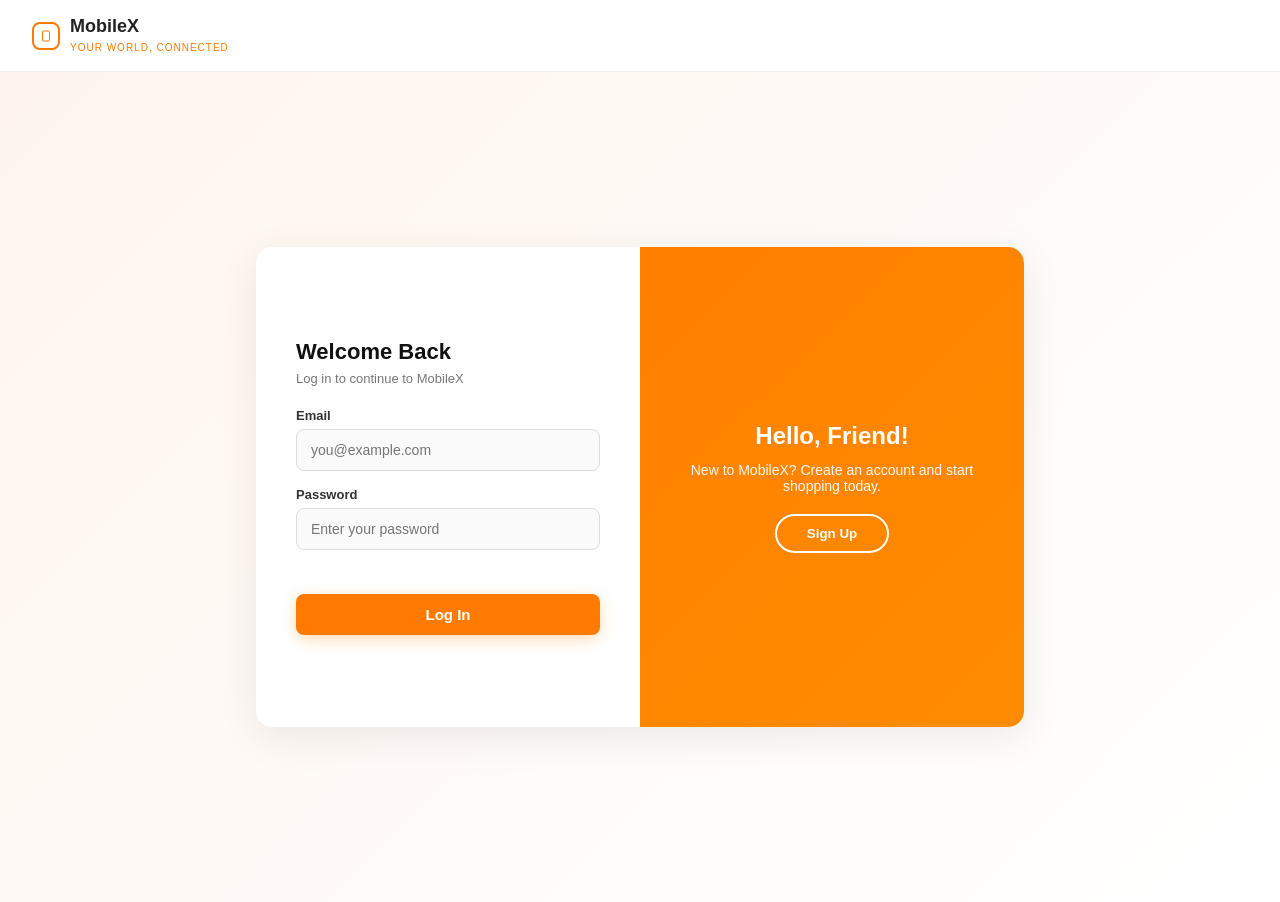
<file: Login.html>
<!DOCTYPE html>
<html lang="en">
<head>
<meta charset="UTF-8">
<meta name="viewport" content="width=device-width, initial-scale=1.0">
<title>MobileX - Log In / Sign Up</title>
<link rel="stylesheet" href="style.css" />
</head>
<body>

  <!-- ALERT POPUP -->
  <div class="alert-overlay" id="alertOverlay">
    <div class="alert-box">
      <div class="alert-icon" id="alertIcon">✓</div>
      <p class="alert-message" id="alertMessage"></p>
      <button class="alert-ok-btn" onclick="closeAlert()">OK</button>
    </div>
  </div>

  <!-- NAVBAR -->
  <nav class="navbar">
    <a href="index.html" class="logo">
      <svg class="logo-box" viewBox="0 0 24 24" fill="none" stroke="#ff7a00" stroke-width="2">
        <rect x="5" y="2" width="14" height="20" rx="2"/>
      </svg>
      <div class="logo-text">
        <h2>MobileX</h2>
        <span>YOUR WORLD, CONNECTED</span>
      </div>
    </a>
  </nav>

  <!-- AUTH SECTION -->
  <div class="auth-wrapper">
    <div class="auth-container" id="authContainer">

      <!-- SIGN UP FORM -->
      <div class="form-container sign-up-container">
        <form id="signupForm" onsubmit="return handleSignup(event)">
          <h2>Create Your Account</h2>
          <p class="auth-subtitle">Sign up to start shopping on MobileX</p>

          <div class="form-group">
            <label for="signupName">Full Name</label>
            <input type="text" id="signupName" placeholder="Your full name" required>
          </div>

          <div class="form-group">
            <label for="signupEmail">Email</label>
            <input type="email" id="signupEmail" placeholder="you@example.com" required>
          </div>

          <div class="form-group">
            <label for="signupPassword">Password</label>
            <input type="password" id="signupPassword" placeholder="Create a password" required>
          </div>

          <div class="form-group">
            <label for="signupConfirm">Confirm Password</label>
            <input type="password" id="signupConfirm" placeholder="Re-enter your password" required>
          </div>

          <p class="auth-error" id="signupError"></p>

          <button type="submit" class="btn auth-submit">Sign Up</button>

          <p class="mobile-switch">Already have an account? <span onclick="showSignIn()">Log In</span></p>
        </form>
      </div>

      <!-- LOG IN FORM -->
      <div class="form-container sign-in-container">
        <form id="loginForm" onsubmit="return handleLogin(event)">
          <h2>Welcome Back</h2>
          <p class="auth-subtitle">Log in to continue to MobileX</p>

          <div class="form-group">
            <label for="loginEmail">Email</label>
            <input type="email" id="loginEmail" placeholder="you@example.com" required>
          </div>

          <div class="form-group">
            <label for="loginPassword">Password</label>
            <input type="password" id="loginPassword" placeholder="Enter your password" required>
          </div>

          <p class="auth-error" id="loginError"></p>

          <button type="submit" class="btn auth-submit">Log In</button>

          <p class="mobile-switch">Don't have an account? <span onclick="showSignUp()">Sign Up</span></p>
        </form>
      </div>

      <!-- SLIDING OVERLAY (desktop) -->
      <div class="overlay-container">
        <div class="overlay">
          <div class="overlay-panel overlay-left">
            <h2>Welcome Back!</h2>
            <p>Already have an account? Log in to pick up right where you left off.</p>
            <button type="button" class="ghost-btn" onclick="showSignIn()">Log In</button>
          </div>
          <div class="overlay-panel overlay-right">
            <h2>Hello, Friend!</h2>
            <p>New to MobileX? Create an account and start shopping today.</p>
            <button type="button" class="ghost-btn" onclick="showSignUp()">Sign Up</button>
          </div>
        </div>
      </div>

    </div>
  </div>

<script>
  const authContainer = document.getElementById('authContainer');

  function showSignUp() {
    authContainer.classList.add('right-panel-active');
  }

  function showSignIn() {
    authContainer.classList.remove('right-panel-active');
  }

  // ---- HELPERS ----
  function getUsers() {
    return JSON.parse(localStorage.getItem('mobilexUsers') || '[]');
  }
  function saveUsers(users) {
    localStorage.setItem('mobilexUsers', JSON.stringify(users));
  }

  function showAlert(message, type = 'success') {
    const overlay = document.getElementById('alertOverlay');
    const icon = document.getElementById('alertIcon');
    const msg = document.getElementById('alertMessage');

    icon.className = 'alert-icon ' + type;
    icon.textContent = type === 'success' ? '✓' : '✕';
    msg.textContent = message;

    overlay.classList.add('show');
  }

  function closeAlert() {
    document.getElementById('alertOverlay').classList.remove('show');
  }

  // ---- SIGN UP ----
  function handleSignup(e) {
    e.preventDefault();
    const name = document.getElementById('signupName').value.trim();
    const email = document.getElementById('signupEmail').value.trim().toLowerCase();
    const password = document.getElementById('signupPassword').value;
    const confirm = document.getElementById('signupConfirm').value;
    const errorEl = document.getElementById('signupError');

    errorEl.textContent = '';

    if (password !== confirm) {
      errorEl.textContent = 'Passwords do not match.';
      return false;
    }
    if (password.length < 6) {
      errorEl.textContent = 'Password must be at least 6 characters.';
      return false;
    }

    let users = getUsers();
    if (users.some(u => u.email === email)) {
      errorEl.textContent = 'An account with this email already exists.';
      return false;
    }

    users.push({ name, email, password });
    saveUsers(users);

    showAlert('Account created! You can now log in.', 'success');
    document.getElementById('signupForm').reset();

    setTimeout(() => showSignIn(), 1500);
    return false;
  }

  // ---- LOGIN ----
  function handleLogin(e) {
    e.preventDefault();
    const email = document.getElementById('loginEmail').value.trim().toLowerCase();
    const password = document.getElementById('loginPassword').value;
    const errorEl = document.getElementById('loginError');

    errorEl.textContent = '';

    const users = getUsers();
    const match = users.find(u => u.email === email && u.password === password);

    if (!match) {
      errorEl.textContent = 'Incorrect email or password.';
      return false;
    }

    localStorage.setItem('mobilexLoggedInUser', JSON.stringify({ name: match.name, email: match.email }));
    showAlert('Welcome back, ' + match.name + '!', 'success');
    setTimeout(() => window.location.href = 'index.html', 1500);
    return false;
  }
</script>
</body>
</html>
</file>
<file: style.css>
* { margin: 0; padding: 0; box-sizing: border-box; font-family: 'Inter', Arial, sans-serif; }

html { scroll-behavior: smooth; }
section, #about, #testimonials, #contact, #products { scroll-margin-top: 70px; }

/* 1. NAVBAR */
.navbar {
  background: #fff;
  padding: 12px 20px;
  display: flex;
  justify-content: space-between;
  align-items: center;
  border-bottom: 1px solid #eee;
  position: sticky;
  top: 0;
  z-index: 1000;
}
.logo { display: flex; align-items: center; gap: 10px; text-decoration: none; }
.logo-box { border: 2px solid #ff7a00; border-radius: 8px; padding: 6px; width: 38px; height: 38px; }
.logo-text h2 { font-size: 20px; color: #000; }
.logo-text span { font-size: 9px; color: #777; letter-spacing: 0.5px; }

.menu { display: flex; gap: 25px; list-style: none; }
.menu a { text-decoration: none; color: #333; font-weight: 600; font-size: 14px; transition: 0.2s; }
.menu a:hover, .menu a.active { color: #ff7a00; }

.nav-icons { display: flex; gap: 18px; align-items: center; }
.nav-icons a { position: relative; display: flex; text-decoration: none; }
.nav-icons svg { width: 22px; height: 22px; stroke: #333; fill: none; }
.nav-icons a:hover svg { stroke: #ff7a00; }
.cart-count {
  position: absolute; top: -6px; right: -6px;
  background: #ff7a00; color: #fff; font-size: 10px;
  border-radius: 50%; padding: 1px 5px; font-weight: bold;
}

/* USER PROFILE & DROPDOWN MENU STYLES */
.profile-wrap {
  position: relative;
}
.profile-btn {
  display: flex;
  align-items: center;
  gap: 8px;
  background: transparent;
  border: none;
  cursor: pointer;
  padding: 4px;
}
.profile-avatar {
  width: 32px;
  height: 32px;
  background: #ff7a00;
  color: #fff;
  border-radius: 50%;
  display: flex;
  align-items: center;
  justify-content: center;
  font-weight: bold;
  font-size: 14px;
}
.profile-name {
  font-size: 14px;
  font-weight: 600;
  color: #333;
}
.profile-dropdown {
  display: none;
  position: absolute;
  right: 0;
  top: 42px;
  background: #fff;
  border: 1px solid #eee;
  border-radius: 10px;
  box-shadow: 0 10px 30px rgba(0,0,0,0.12);
  width: 220px;
  padding: 14px;
  z-index: 1001;
  text-align: left;
}
.profile-dropdown.active {
  display: block;
}
.dropdown-name {
  font-size: 14px;
  font-weight: 700;
  color: #111;
  margin-bottom: 2px;
}
.dropdown-email {
  font-size: 12px;
  color: #666;
  margin-bottom: 8px;
  word-break: break-all;
}
.profile-dropdown hr {
  border: 0;
  border-top: 1px solid #eee;
  margin: 10px 0;
}
.profile-dropdown a {
  display: block;
  padding: 8px 0;
  color: #333;
  text-decoration: none;
  font-size: 13px;
  font-weight: 500;
  transition: 0.2s;
}
.profile-dropdown a:hover {
  color: #ff7a00;
}
.profile-dropdown a.logout-link {
  color: #d9534f;
  font-weight: 600;
}

.hamburger { display: none; flex-direction: column; gap: 5px; cursor: pointer; z-index: 1001; }
.hamburger span { width: 25px; height: 3px; background: #333; border-radius: 2px; transition: 0.3s; }
.hamburger.active span:nth-child(1) { transform: rotate(45deg) translate(5px, 5px); }
.hamburger.active span:nth-child(2) { opacity: 0; }
.hamburger.active span:nth-child(3) { transform: rotate(-45deg) translate(7px, -6px); }

.mobile-menu {
  display: none;
  position: absolute;
  top: 62px;
  left: 0;
  width: 100%;
  background: #fff;
  border-bottom: 1px solid #eee;
  flex-direction: column;
  padding: 15px 20px;
  z-index: 999;
}
.mobile-menu.active { display: flex; }
.mobile-menu a {
  padding: 12px 0;
  text-decoration: none;
  color: #333;
  font-weight: 600;
  border-bottom: 1px solid #f5f5f5;
}
.mobile-menu a:hover, .mobile-menu a.active { color: #ff7a00; }

/* 2. HERO SECTION */
.hero {
  background: url('phone.jpg') no-repeat center 70% / cover;
  padding: 100px 20px 80px;
  display: flex;
  align-items: center;
  position: relative;
  min-height: 480px;
}

.hero::before {
  content: '';
  position: absolute;
  top: 0; left: 0; right: 0; bottom: 0;
  background: linear-gradient(90deg, rgba(0,0,0,0.65) 0%, rgba(0,0,0,0.35) 100%);
  z-index: 1;
}

.hero-text {
  position: relative;
  z-index: 2;
  max-width: 550px;
}

.hero-text h1 {
  font-size: 42px;
  line-height: 1.3;
  color: #ffffff;
  margin-bottom: 20px;
  text-shadow: 0 2px 10px rgba(0,0,0,0.4);
}
.hero-text h1 span {
  color: #ff8c00;
}

.hero-text p {
  font-size: 16px;
  line-height: 1.6;
  color: #f1f1f1;
  margin-bottom: 30px;
  text-shadow: 0 1px 5px rgba(0,0,0,0.3);
}

.btn {
  background: #ff8c00;
  color: #fff;
  padding: 14px 32px;
  border-radius: 50px;
  text-decoration: none;
  font-weight: 700;
  font-size: 15px;
  display: inline-block;
  transition: all 0.3s ease;
  margin-bottom: 25px;
  box-shadow: 0 4px 15px rgba(255,140,0,0.3);
}
.btn:hover {
  background: #ff7a00;
  transform: translateY(-2px);
  box-shadow: 0 6px 20px rgba(255,140,0,0.4);
}

/* TRUST BADGES */
.trust {
  display: flex;
  gap: 22px;
  flex-wrap: wrap;
}
.trust div {
  display: flex;
  align-items: center;
  gap: 8px;
  color: #fff;
  font-size: 13px;
  font-weight: 600;
}
.trust svg {
  width: 16px;
  height: 16px;
  stroke: #ff8c00;
  fill: none;
  flex-shrink: 0;
}

.container { max-width: 1200px; margin: 0 auto; padding: 40px 20px; }
.section-title { display: flex; justify-content: space-between; align-items: center; margin-bottom: 25px; }
.section-title h2 { font-size: 22px; font-weight: 700; color: #111; }

.btn-small {
  background: #ff7a00;
  color: #fff !important;
  padding: 8px 18px;
  border-radius: 50px;
  font-size: 12px;
  font-weight: 700;
  text-decoration: none;
  transition: 0.3s;
}
.btn-small:hover { background: #e66a00; }

/* 3. SHOP BY CATEGORY */
.categories {
  display: grid;
  grid-template-columns: repeat(6, 1fr);
  gap: 20px;
  text-align: center;
}
.category-item {
  text-decoration: none;
  background: #fff;
  border: 1px solid #f0f0f0;
  border-radius: 12px;
  padding: 15px 10px;
  transition: all 0.3s ease;
  display: flex;
  flex-direction: column;
  align-items: center;
  justify-content: center;
}
.category-item:hover {
  border-color: #ff7a00;
  transform: translateY(-4px);
  box-shadow: 0 8px 20px rgba(0,0,0,0.06);
}
.category-item img {
  width: 70px;
  height: 70px;
  object-fit: contain;
  margin-bottom: 8px;
  mix-blend-mode: multiply;
}
.category-item p {
  font-size: 14px;
  font-weight: 600;
  color: #333;
}

/* 4. DEALS BANNER */
.deals-banner {
  background: #0d0d0d;
  color: #fff;
  border-radius: 16px;
  padding: 35px;
  display: flex;
  align-items: center;
  justify-content: space-between;
  margin: 50px 0;
}
.deals-text h3 { font-size: 26px; }
.deals-text h3 span { color: #ff7a00; }
.deals-text p { font-size: 14px; color: #ccc; margin: 10px 0 15px; }

.btn-white {
  background: #ff7a00;
  color: #fff;
  padding: 10px 22px;
  border-radius: 50px;
  text-decoration: none;
  font-weight: 600;
  transition: 0.3s;
  display: inline-block;
}
.btn-white:hover { background: #e66a00; }
.brands-row { display: flex; gap: 25px; align-items: center; }
.brands-row img { height: 25px; filter: brightness(0) invert(1); opacity: 0.85; mix-blend-mode: normal; }

.off-badge {
  background: #ff7a00;
  border-radius: 50%;
  padding: 18px;
  font-weight: bold;
  text-align: center;
  min-width: 75px;
  height: 75px;
  display: flex;
  align-items: center;
  justify-content: center;
  line-height: 1.2;
}

/* 5. POPULAR PRODUCTS - 3 IN A ROW FOR DESKTOP */
.products {
  display: grid;
  grid-template-columns: repeat(3, 1fr);
  gap: 24px;
  max-width: 1100px;
  margin: 0 auto;
}

.product-card {
  background: #fff;
  border: 1px solid #eee;
  border-radius: 12px;
  padding: 20px;
  text-align: center;
  transition: all 0.3s ease;
  display: flex;
  flex-direction: column;
  justify-content: space-between;
}
.product-card:hover {
  border-color: #ff8c00;
  transform: translateY(-4px);
  box-shadow: 0 8px 20px rgba(0,0,0,0.06);
}
.product-card img {
  width: 100%;
  height: 200px;
  object-fit: contain;
  mix-blend-mode: multiply;
  margin-bottom: 12px;
}
.product-card h4 {
  font-size: 16px;
  margin: 10px 0 6px;
  color: #222;
  font-weight: 600;
  min-height: 44px;
}
.price {
  color: #000;
  font-weight: 700;
  font-size: 17px;
}
.stars {
  color: #ffc107;
  font-size: 13px;
  margin-top: 6px;
}

/* 6. WHY CHOOSE US */
.why-us { display: grid; grid-template-columns: repeat(4, 1fr); gap: 20px; margin: 50px 0; }
.why-item { display: flex; gap: 12px; align-items: flex-start; }
.why-item svg { width: 30px; height: 30px; stroke: #ff7a00; flex-shrink: 0; margin-top: 2px; }
.why-item h4 { font-size: 15px; color: #000; margin-bottom: 4px; }
.why-item p { font-size: 13px; color: #666; }

/* 8. ABOUT US */
.about-section {
  background: #fafafa;
  border-radius: 16px;
  padding: 45px;
}
.about-text h2 { font-size: 26px; color: #111; margin-bottom: 18px; }
.about-text p { font-size: 15px; color: #555; line-height: 1.7; margin-bottom: 14px; max-width: 750px; }
.about-stats { display: flex; gap: 40px; margin-top: 25px; flex-wrap: wrap; }
.stat h3 { font-size: 28px; color: #ff7a00; margin-bottom: 4px; }
.stat p { font-size: 13px; color: #666; margin: 0; }

/* 9. TESTIMONIALS */
.testimonials { display: grid; grid-template-columns: repeat(3, 1fr); gap: 20px; }
.testimonial-card {
  background: #fff;
  border: 1px solid #eee;
  border-radius: 12px;
  padding: 25px;
  transition: 0.3s;
}
.testimonial-card:hover { border-color: #ff7a00; transform: translateY(-3px); box-shadow: 0 8px 20px rgba(0,0,0,0.06); }
.testimonial-avatar {
  width: 48px;
  height: 48px;
  border-radius: 50%;
  object-fit: cover;
  margin-bottom: 14px;
  border: 2px solid #ff7a00;
}
.testimonial-card .stars { font-size: 14px; margin-bottom: 12px; }
.testimonial-card p { font-size: 14px; color: #444; line-height: 1.6; margin-bottom: 15px; font-style: italic; }
.testimonial-card h4 { font-size: 14px; color: #111; font-weight: 700; }

/* 10. CONTACT / WHATSAPP CTA */
.contact-banner {
  background: linear-gradient(90deg, #ff7a00, #ff8c00);
  border-radius: 16px;
  padding: 45px;
  text-align: center;
  color: #fff;
}
.contact-banner h2 { font-size: 26px; margin-bottom: 10px; }
.contact-banner p { font-size: 15px; margin-bottom: 22px; opacity: 0.95; }
.contact-banner .btn-white { background: #0a0a0a; }
.contact-banner .btn-white:hover { background: #1a1a1a; }

.inquiry-form {
  background: #fff;
  border-radius: 12px;
  padding: 30px;
  max-width: 480px;
  margin: 0 auto;
  text-align: left;
}
.form-group { margin-bottom: 18px; }
.form-group label {
  display: block;
  font-size: 13px;
  font-weight: 700;
  color: #333;
  margin-bottom: 6px;
}
.form-group select,
.form-group input {
  width: 100%;
  padding: 12px 14px;
  border: 1px solid #ddd;
  border-radius: 8px;
  font-size: 14px;
  color: #222;
  background: #fafafa;
  outline: none;
  transition: 0.2s;
}
.form-group select:focus,
.form-group input:focus {
  border-color: #ff7a00;
  background: #fff;
}
.inquiry-form .btn-white {
  background: green;
  width: 100%;
  border: none;
  cursor: pointer;
  font-size: 15px;
  margin-top: 5px;
}
.inquiry-form.btn-white:hover{
  background: black;
}

/* 7. FOOTER */
.footer { background: #0a0a0a; color: #ccc; padding: 40px 20px; }
.footer-top { display: flex; justify-content: space-between; margin-bottom: 30px; flex-wrap: wrap; gap: 20px; }
.newsletter input { padding: 10px 14px; border: 1px solid #333; border-radius: 50px 0 0 50px; width: 230px; background: #1a1a1a; color: #fff; outline: none; }
.newsletter button { padding: 10px 20px; background: #ff7a00; color: #fff; border: none; border-radius: 0 50px 50px 0; cursor: pointer; font-weight: bold; transition: 0.3s; }
.newsletter button:hover { background: #e66a00; }

.footer-badges { display: flex; flex-direction: column; gap: 10px; }
.badge { display: flex; align-items: center; gap: 8px; color: #ccc; font-size: 14px; }
.badge svg { stroke: #ff7a00; flex-shrink: 0; }

.footer-cols { display: grid; grid-template-columns: repeat(4, 1fr); gap: 30px; }
.footer-cols h4 { color: #fff; margin-bottom: 15px; }
.footer-cols a { display: block; color: #aaa; text-decoration: none; font-size: 14px; margin-bottom: 8px; transition: 0.2s; }
.footer-cols a:hover { color: #ff7a00; }
.footer-cols p { font-size: 14px; color: #aaa; margin-bottom: 10px; }

.contact-item { display: flex; align-items: center; gap: 8px; }
.contact-item svg { stroke: #ff7a00; flex-shrink: 0; }

/* RESPONSIVE - MOBILE FIRST */
@media (max-width: 900px) {
  .menu { display: none; }
  .hamburger { display: flex; }
  .profile-name { display: none; } /* Hide raw full name on mobile nav for clean layout */

  .hero {
    flex-direction: column;
    text-align: center;
    padding: 70px 20px 50px;
    min-height: 400px;
  }
  .hero-text { text-align: center; margin: 0 auto; }
  .hero-text h1 { font-size: 28px; margin-bottom: 14px; }
  .hero-text p { font-size: 14px; margin-bottom: 24px; }
  .trust { justify-content: center; }

  .categories { grid-template-columns: repeat(2, 1fr); gap: 15px; }
  .category-item { padding: 12px 8px; }
  .category-item img { width: 60px; height: 60px; }

  .products { grid-template-columns: repeat(2, 1fr); gap: 15px; } /* Updated to 2-column mobile layout */
  .product-card { padding: 12px; }
  .product-card img { height: 140px; }
  .product-card h4 { font-size: 13px; min-height: 36px; }

  .why-us { grid-template-columns: repeat(2, 1fr); }
  .footer-cols { grid-template-columns: repeat(2, 1fr); }
  .footer-top { flex-direction: column; }
  .newsletter input { width: 100%; }

  .deals-banner { flex-direction: column; text-align: center; gap: 20px; }
  .brands-row { flex-wrap: wrap; justify-content: center; }

  .about-section { padding: 25px; }
  .about-stats { gap: 25px; }
  .testimonials { grid-template-columns: 1fr; }
  .contact-banner { padding: 30px 20px; }
  .contact-banner h2 { font-size: 20px; }
}

/* 11. LOGIN / SIGNUP PAGE */
.auth-wrapper {
  min-height: calc(100vh - 63px);
  display: flex;
  align-items: center;
  justify-content: center;
  background: linear-gradient(135deg, #fff5ee 0%, #ffffff 100%);
  padding: 40px 20px;
}

.auth-card {
  background: #fff;
  width: 100%;
  max-width: 420px;
  border-radius: 16px;
  box-shadow: 0 10px 40px rgba(0,0,0,0.08);
  border: 1px solid #eee;
  padding: 35px;
}

.auth-tabs {
  display: flex;
  border-radius: 50px;
  background: #f5f5f5;
  padding: 5px;
  margin-bottom: 28px;
}
.tab-btn {
  flex: 1;
  padding: 10px;
  border: none;
  background: transparent;
  border-radius: 50px;
  font-weight: 700;
  font-size: 14px;
  color: #777;
  cursor: pointer;
  transition: 0.3s;
}
.tab-btn.active {
  background: #ff7a00;
  color: #fff;
}

.auth-form { display: none; }
.auth-form.active { display: block; }

.auth-form h2 { font-size: 22px; color: #111; margin-bottom: 6px; }
.auth-subtitle { font-size: 13px; color: #777; margin-bottom: 22px; }

.auth-form .form-group { margin-bottom: 16px; }
.auth-form label { display: block; font-size: 13px; font-weight: 600; color: #333; margin-bottom: 6px; }
.auth-form input {
  width: 100%;
  padding: 12px 14px;
  border: 1px solid #ddd;
  border-radius: 8px;
  font-size: 14px;
  outline: none;
  transition: 0.2s;
}
.auth-form input:focus { border-color: #ff7a00; box-shadow: 0 0 0 3px rgba(255,122,0,0.1); }

.auth-submit {
  width: 100%;
  text-align: center;
  border: none;
  cursor: pointer;
  margin-top: 6px;
  margin-bottom: 0;
}

.auth-error { color: #e33; font-size: 13px; margin: 6px 0; min-height: 16px; }
.auth-success { color: #1a9c4a; font-size: 13px; margin: 6px 0; min-height: 16px; }

.auth-switch { text-align: center; font-size: 13px; color: #666; margin-top: 18px; }
.auth-switch span { color: #ff7a00; font-weight: 700; cursor: pointer; }
.auth-switch span:hover { text-decoration: underline; }

@media (max-width: 480px) {
  .auth-card { padding: 25px; }
}
/* COOKIE CONSENT BANNER */
.cookie-banner {
  position: fixed;
  bottom: 0;
  left: 0;
  right: 0;
  background: #0a0a0a;
  color: #fff;
  padding: 18px 20px;
  box-shadow: 0 -4px 20px rgba(0,0,0,0.2);
  z-index: 9999;
  display: none; /* Controlled by JavaScript */
  border-top: 1px solid #222;
}

.cookie-banner.active {
  display: block;
}

.cookie-content {
  max-width: 1200px;
  margin: 0 auto;
  display: flex;
  align-items: center;
  justify-content: space-between;
  gap: 20px;
}

.cookie-content p {
  font-size: 13px;
  color: #ccc;
  line-height: 1.5;
  margin: 0;
}

.cookie-buttons {
  display: flex;
  gap: 10px;
  flex-shrink: 0;
}

.cookie-btn {
  padding: 10px 22px;
  border-radius: 50px;
  font-size: 13px;
  font-weight: 700;
  cursor: pointer;
  border: none;
  transition: 0.3s;
}

.accept-btn {
  background: #ff7a00;
  color: #fff;
}

.accept-btn:hover {
  background: #e66a00;
}

@media (max-width: 768px) {
  .cookie-content {
    flex-direction: column;
    text-align: center;
    gap: 12px;
  }
}
/* FAQ SECTION WRAPPER */
#faq{
  max-width: 800px;
  margin: 40px auto;
  padding: 20px;
  background: #fff;
  border: 2px solid #ff7a00; /* 2px thick orange line around whole FAQ */
  border-radius: 12px; /* round corners for the whole box */
}

/* EACH QUESTION BOX */
.faq-list { 
  max-width: 100%; 
  margin: 0 auto; 
}

.faq-item { 
  margin-bottom: 12px; 
  border: 1px solid #eee; /* tin line for each item */
  border-radius: 10px; /* round corners for each item */
  background: #fff; 
  overflow: hidden;
  transition: border-color 0.3s;
}
.faq-item:hover { 
  border-color: #ff7a00; 
}

/* THE BUTTON */
.faq-question { 
  width: 100%; 
  padding: 18px 20px; 
  background: #fff; 
  border: none; 
  text-align: left; 
  font-weight: 700; 
  font-size: 15px; 
  color: #111; 
  cursor: pointer; 
  display: flex; 
  justify-content: space-between; 
  align-items: center;
  font-family: 'Inter', Arial, sans-serif;
}
.faq-question:hover { 
  color: #ff7a00; 
}

.faq-question span { 
  font-size: 22px; 
  color: #ff7a00; 
  font-weight: 400;
  transition: transform 0.3s ease;
}
.faq-question.active span { 
  transform: rotate(45deg); /* + turns to x */
}

/* THE ANSWER */
.faq-answer { 
  max-height: 0; 
  overflow: hidden; 
  transition: max-height 0.4s ease, padding 0.4s ease; 
  padding: 0 20px; 
}
.faq-answer.active { 
  max-height: 300px; /* enough space for answer */
  padding: 0 20px 18px; 
}
.faq-answer p { 
  font-size: 14px; 
  color: #555; 
  line-height: 1.7; 
  margin: 0;
}
/* BLOG SECTION */
#blog {
  max-width: 1200px; 
  margin: 0 auto; 
  padding: 40px 20px;
}

#blog .section-title {
  margin-bottom: 25px;
}
#blog .section-title h2 {
  font-size: 22px; 
  font-weight: 700; 
  color: #111;
  font-family: 'Inter', Arial, sans-serif;
}

.blog-grid {
  display: grid; 
  grid-template-columns: repeat(auto-fit, minmax(280px, 1fr)); 
  gap: 24px;
}

.blog-card {
  background: #fff; 
  border: 1px solid #eee; 
  border-radius: 12px; 
  overflow: hidden;
  transition: box-shadow 0.3s, border-color 0.3s;
}
.blog-card:hover {
  border-color: #ff7a00;
  box-shadow: 0 4px 12px rgba(0,0,0,0.05);
}

.blog-card img {
  width: 100%; 
  height: 180px; 
  object-fit: cover;
}

.blog-content {
  padding: 15px;
}
.blog-content h4 {
  font-size: 16px; 
  color: #111; 
  margin: 0 0 10px; 
  font-weight: 700;
  font-family: 'Inter', Arial, sans-serif;
}
.blog-content > p {
  font-size: 14px; 
  color: #666; 
  margin: 0 0 10px; 
  line-height: 1.6;
  font-family: 'Inter', Arial, sans-serif;
}

/* Hidden full text */
.blog-full {
  max-height: 0; 
  overflow: hidden; 
  transition: max-height 0.4s ease;
}
.blog-full.active {
  max-height: 500px;
}
.blog-full p {
  font-size: 14px; 
  color: #555; 
  line-height: 1.7;
  font-family: 'Inter', Arial, sans-serif;
}
.blog-full p:first-child {
  margin-bottom: 10px;
}

.blog-content button {
  background: none; 
  border: none; 
  color: #ff7a00; 
  font-weight: 700; 
  cursor: pointer; 
  font-size: 14px; 
  padding: 0;
  font-family: 'Inter', Arial, sans-serif;
}
.blog-content button:hover {
  text-decoration: underline;
}
/* LOCATION / GOOGLE MAP SECTION */
#location {
  max-width: 1200px;
  margin: 0 auto;
  padding: 40px 20px;
}

#location .section-title {
  margin-bottom: 25px;
  text-align: center;
}
#location .section-title h2 {
  font-size: 22px; 
  font-weight: 700; 
  color: #111;
  font-family: 'Inter', Arial, sans-serif;
}

.map-box {
  border: 2px solid #ff7a00; /* orange tin line around whole map */
  border-radius: 12px;
  overflow: hidden;
  background: #fff;
  transition: 0.3s;
}
.map-box:hover {
  box-shadow: 0 6px 20px rgba(255, 122, 0, 0.15);
}

.map-box iframe {
  width: 100%;
  height: 400px;
  border: 0;
  display: block;
}

.map-footer {
  padding: 20px;
  display: flex;
  justify-content: space-between;
  align-items: center;
  flex-wrap: wrap;
  gap: 15px;
  background: #fff;
}

.map-info h3 {
  font-size: 16px;
  font-weight: 700;
  margin: 0 0 5px;
  color: #111;
  display: flex;
  align-items: center;
  gap: 8px;
  font-family: 'Inter', Arial, sans-serif;
}
.map-info h3 svg {
  width: 18px;
  height: 18px;
  color: #ff7a00;
}
.map-info p {
  font-size: 14px;
  color: #666;
  margin: 0;
  font-family: 'Inter', Arial, sans-serif;
}

/* DIRECTIONS BUTTON - CART STYLE */
.directions-btn {
  background: #ff7a00;
  color: #fff;
  padding: 12px 20px;
  border-radius: 8px;
  text-decoration: none;
  font-weight: 700;
  display: flex;
  align-items: center;
  gap: 8px;
  font-size: 14px;
  transition: 0.3s;
  font-family: 'Inter', Arial, sans-serif;
}
.directions-btn:hover {
  background: #e56e00;
  transform: translateY(-2px);
}
.directions-btn svg {
  width: 18px;
  height: 18px;
}

/* MOBILE RESPONSIVE */
@media (max-width: 768px) {
  .map-footer {
    flex-direction: column;
    align-items: flex-start;
  }
  .directions-btn {
    width: 100%;
    justify-content: center;
  }
}
* {
  box-sizing: border-box;
  margin: 0;
  padding: 0;
  font-family: 'Segoe UI', Arial, sans-serif;
}

body {
  background: #f5f6fa;
  color: #222;
}

/* NAVBAR */
.navbar {
  padding: 16px 32px;
  background: #fff;
  border-bottom: 1px solid #eee;
}

.logo {
  display: flex;
  align-items: center;
  gap: 10px;
  text-decoration: none;
  color: inherit;
}

.logo-box {
  width: 28px;
  height: 28px;
}

.logo-text h2 {
  font-size: 18px;
  color: #222;
}

.logo-text span {
  font-size: 10px;
  letter-spacing: 1px;
  color: #ff7a00;
}

/* AUTH LAYOUT */
.auth-wrapper {
  display: flex;
  justify-content: center;
  align-items: center;
  min-height: calc(100vh - 70px);
  padding: 24px;
}

.auth-card {
  background: #fff;
  width: 100%;
  max-width: 400px;
  border-radius: 12px;
  padding: 32px;
  box-shadow: 0 8px 24px rgba(0, 0, 0, 0.08);
}

/* TABS (used on login page to link to signup, and vice versa) */
.auth-tabs {
  display: flex;
  margin-bottom: 24px;
  border-bottom: 1px solid #eee;
}

.tab-btn {
  flex: 1;
  padding: 12px;
  background: none;
  border: none;
  border-bottom: 2px solid transparent;
  font-size: 15px;
  font-weight: 600;
  color: #999;
  cursor: pointer;
}

.tab-btn.active {
  color: #ff7a00;
  border-bottom: 2px solid #ff7a00;
}

/* FORM */
.auth-form h2 {
  margin-bottom: 4px;
  font-size: 22px;
}

.auth-subtitle {
  color: #777;
  font-size: 13px;
  margin-bottom: 20px;
}

.form-group {
  margin-bottom: 16px;
}

.form-group label {
  display: block;
  font-size: 13px;
  font-weight: 600;
  margin-bottom: 6px;
  color: #444;
}

.form-group input {
  width: 100%;
  padding: 10px 12px;
  border: 1px solid #ddd;
  border-radius: 8px;
  font-size: 14px;
}

.form-group input:focus {
  outline: none;
  border-color: #ff7a00;
}

.auth-error {
  color: #e0303c;
  font-size: 13px;
  margin-bottom: 10px;
  min-height: 16px;
}

.auth-success {
  color: #2e9e4c;
  font-size: 13px;
  margin-bottom: 10px;
  min-height: 16px;
}

.btn.auth-submit {
  width: 100%;
  padding: 12px;
  background: #ff7a00;
  color: #fff;
  border: none;
  border-radius: 8px;
  font-size: 15px;
  font-weight: 600;
  cursor: pointer;
}

.btn.auth-submit:hover {
  background: #e56d00;
}

.auth-switch {
  text-align: center;
  font-size: 13px;
  color: #666;
  margin-top: 18px;
}

.auth-switch span {
  color: #ff7a00;
  font-weight: 600;
  cursor: pointer;
}

* {
  box-sizing: border-box;
  margin: 0;
  padding: 0;
  font-family: 'Segoe UI', Arial, sans-serif;
}

body {
  background: #f5f6fa;
  color: #222;
}

/* NAVBAR */
.navbar {
  padding: 16px 32px;
  background: #fff;
  border-bottom: 1px solid #eee;
}

.logo {
  display: flex;
  align-items: center;
  gap: 10px;
  text-decoration: none;
  color: inherit;
}

.logo-box {
  width: 28px;
  height: 28px;
}

.logo-text h2 {
  font-size: 18px;
  color: #222;
}

.logo-text span {
  font-size: 10px;
  letter-spacing: 1px;
  color: #ff7a00;
}

/* AUTH LAYOUT */
.auth-wrapper {
  display: flex;
  justify-content: center;
  align-items: center;
  min-height: calc(100vh - 70px);
  padding: 24px;
}

.auth-card {
  background: #fff;
  width: 100%;
  max-width: 400px;
  border-radius: 12px;
  padding: 32px;
  box-shadow: 0 8px 24px rgba(0, 0, 0, 0.08);
}

/* TABS (used on login page to link to signup, and vice versa) */
.auth-tabs {
  display: flex;
  margin-bottom: 24px;
  border-bottom: 1px solid #eee;
}

.tab-btn {
  flex: 1;
  padding: 12px;
  background: none;
  border: none;
  border-bottom: 2px solid transparent;
  font-size: 15px;
  font-weight: 600;
  color: #999;
  cursor: pointer;
}

.tab-btn.active {
  color: #ff7a00;
  border-bottom: 2px solid #ff7a00;
}

/* FORM */
.auth-form h2 {
  margin-bottom: 4px;
  font-size: 22px;
}

.auth-subtitle {
  color: #777;
  font-size: 13px;
  margin-bottom: 20px;
}

.form-group {
  margin-bottom: 16px;
}

.form-group label {
  display: block;
  font-size: 13px;
  font-weight: 600;
  margin-bottom: 6px;
  color: #444;
}

.form-group input {
  width: 100%;
  padding: 10px 12px;
  border: 1px solid #ddd;
  border-radius: 8px;
  font-size: 14px;
}

.form-group input:focus {
  outline: none;
  border-color: #ff7a00;
}

.auth-error {
  color: #e0303c;
  font-size: 13px;
  margin-bottom: 10px;
  min-height: 16px;
}

.auth-success {
  color: #2e9e4c;
  font-size: 13px;
  margin-bottom: 10px;
  min-height: 16px;
}

.btn.auth-submit {
  width: 100%;
  padding: 12px;
  background: #ff7a00;
  color: #fff;
  border: none;
  border-radius: 8px;
  font-size: 15px;
  font-weight: 600;
  cursor: pointer;
}

.btn.auth-submit:hover {
  background: #e56d00;
}

.auth-switch {
  text-align: center;
  font-size: 13px;
  color: #666;
  margin-top: 18px;
}

.auth-switch span {
  color: #ff7a00;
  font-weight: 600;
  cursor: pointer;
}

/* ALERT POPUP (styled modal, behaves like alert()) */
.alert-overlay {
  position: fixed;
  inset: 0;
  background: rgba(0, 0, 0, 0.45);
  display: flex;
  align-items: center;
  justify-content: center;
  opacity: 0;
  pointer-events: none;
  transition: opacity 0.2s ease;
  z-index: 999;
}

.alert-overlay.show {
  opacity: 1;
  pointer-events: auto;
}

.alert-box {
  background: #fff;
  width: 90%;
  max-width: 320px;
  border-radius: 14px;
  padding: 28px 24px 20px;
  text-align: center;
  box-shadow: 0 12px 32px rgba(0, 0, 0, 0.2);
  transform: scale(0.9);
  transition: transform 0.2s ease;
}

.alert-overlay.show .alert-box {
  transform: scale(1);
}

.alert-icon {
  width: 48px;
  height: 48px;
  line-height: 48px;
  border-radius: 50%;
  font-size: 24px;
  color: #fff;
  margin: 0 auto 14px;
}

.alert-icon.success {
  background: #2e9e4c;
}

.alert-icon.error {
  background: #e0303c;
}

.alert-message {
  font-size: 16px;
  font-weight: 600;
  color: #222;
  margin-bottom: 20px;
}

.alert-ok-btn {
  width: 100%;
  padding: 10px;
  background: #ff7a00;
  color: #fff;
  border: none;
  border-radius: 8px;
  font-size: 14px;
  font-weight: 600;
  cursor: pointer;
}

.alert-ok-btn:hover {
  background: #e56d00;
}
/* AUTH — SLIDING PANEL (used by login/signup HTML) */
.auth-container {
  position: relative;
  width: 100%;
  max-width: 768px;
  min-height: 480px;
  margin: 0 auto;
  background: #fff;
  border-radius: 16px;
  box-shadow: 0 10px 40px rgba(0,0,0,0.08);
  overflow: hidden;
}

.form-container {
  position: absolute;
  top: 0;
  height: 100%;
  width: 50%;
  padding: 40px;
  display: flex;
  flex-direction: column;
  justify-content: center;
  transition: all 0.6s ease-in-out;
}
.sign-in-container { left: 0; z-index: 2; }
.sign-up-container { left: 0; z-index: 1; opacity: 0; }

.auth-container.right-panel-active .sign-in-container { transform: translateX(100%); opacity: 0; z-index: 1; }
.auth-container.right-panel-active .sign-up-container { transform: translateX(100%); opacity: 1; z-index: 5; }

.auth-container form h2 { font-size: 22px; color: #111; margin-bottom: 6px; }
.auth-container .auth-subtitle { font-size: 13px; color: #777; margin-bottom: 22px; }

.auth-container .form-group { margin-bottom: 16px; }
.auth-container label { display: block; font-size: 13px; font-weight: 600; color: #333; margin-bottom: 6px; }
.auth-container input {
  width: 100%;
  padding: 12px 14px;
  border: 1px solid #ddd;
  border-radius: 8px;
  font-size: 14px;
  outline: none;
  transition: 0.2s;
}
.auth-container input:focus { border-color: #ff7a00; box-shadow: 0 0 0 3px rgba(255,122,0,0.1); }

.auth-submit {
  width: 100%;
  text-align: center;
  border: none;
  cursor: pointer;
  margin-top: 6px;
  margin-bottom: 0;
}

.auth-container .auth-error { color: #e33; font-size: 13px; margin: 6px 0; min-height: 16px; }

.mobile-switch { display: none; text-align: center; font-size: 13px; color: #666; margin-top: 16px; }
.mobile-switch span { color: #ff7a00; font-weight: 700; cursor: pointer; }
.mobile-switch span:hover { text-decoration: underline; }

.overlay-container {
  position: absolute;
  top: 0; left: 50%;
  width: 50%; height: 100%;
  overflow: hidden;
  transition: transform 0.6s ease-in-out;
  z-index: 100;
}
.auth-container.right-panel-active .overlay-container { transform: translateX(-100%); }

.overlay {
  background: linear-gradient(135deg, #ff7a00, #ff8c00);
  color: #fff;
  position: relative;
  left: -100%;
  height: 100%;
  width: 200%;
  transform: translateX(0);
  transition: transform 0.6s ease-in-out;
  display: flex;
}
.auth-container.right-panel-active .overlay { transform: translateX(50%); }

.overlay-panel {
  width: 50%;
  height: 100%;
  display: flex;
  flex-direction: column;
  align-items: center;
  justify-content: center;
  text-align: center;
  padding: 0 40px;
}
.overlay-left { transform: translateX(-20%); }
.overlay-right { right: 0; transform: translateX(0); }
.auth-container.right-panel-active .overlay-left { transform: translateX(0); }
.auth-container.right-panel-active .overlay-right { transform: translateX(20%); }

.overlay-panel h2 { font-size: 24px; margin-bottom: 12px; }
.overlay-panel p { font-size: 14px; margin-bottom: 20px; opacity: 0.95; }

.ghost-btn {
  background: transparent;
  border: 2px solid #fff;
  color: #fff;
  padding: 10px 30px;
  border-radius: 50px;
  font-weight: 700;
  cursor: pointer;
  transition: 0.3s;
}
.ghost-btn:hover { background: rgba(255,255,255,0.15); }

/* ALERT POPUP */
.alert-overlay {
  display: none;
  position: fixed; inset: 0;
  background: rgba(0,0,0,0.5);
  align-items: center; justify-content: center;
  z-index: 9999;
}
.alert-overlay.show { display: flex; }
.alert-box {
  background: #fff;
  border-radius: 14px;
  padding: 30px;
  text-align: center;
  max-width: 320px;
  width: 90%;
}
.alert-icon {
  width: 50px; height: 50px;
  border-radius: 50%;
  background: #1a9c4a;
  color: #fff;
  display: flex; align-items: center; justify-content: center;
  font-size: 24px; margin: 0 auto 15px;
}
.alert-icon.error { background: #e33; }
.alert-message { font-size: 14px; color: #333; margin-bottom: 20px; }
.alert-ok-btn {
  background: #ff7a00; color: #fff; border: none;
  padding: 10px 30px; border-radius: 50px;
  font-weight: 700; cursor: pointer;
}

/* MOBILE: stack instead of slide */
@media (max-width: 768px) {
  .auth-container { max-width: 420px; min-height: auto; }
  .form-container { position: relative; width: 100%; display: none; padding: 30px 25px; }
  .sign-in-container { display: block; opacity: 1; z-index: 1; transform: none; }
  .auth-container.right-panel-active .sign-in-container { display: none; }
  .auth-container.right-panel-active .sign-up-container { display: block; opacity: 1; z-index: 1; transform: none; }
  .overlay-container { display: none; }
  .mobile-switch { display: block; }
}
.toast {
  position: fixed;
  top: 20px;
  left: 50%;
  transform: translateX(-50%) translateY(-20px);
  background: #ff3b3b;
  color: #fff;
  padding: 12px 18px;
  border-radius: 6px;
  font-size: 14px;
  opacity: 0;
  pointer-events: none;
  transition: all 0.3s ease;
  z-index: 9999;
}

.toast.show {
  opacity: 1;
  transform: translateX(-50%) translateY(0);
}
.cookie-box {
  position: fixed;
  bottom: 20px;
  left: 50%;
  transform: translateX(-50%);
  background: #111;
  color: #fff;
  padding: 15px 20px;
  border-radius: 8px;
  width: 90%;
  max-width: 400px;
  display: none;
  z-index: 9999;
  font-size: 14px;
}

.cookie-box button {
  margin-top: 10px;
  background: #ff7a00;
  border: none;
  color: #fff;
  padding: 8px 14px;
  border-radius: 5px;
}
.blog-full.active {
  max-height: 500px; /* enough to fit the full text */
  }
</file>
